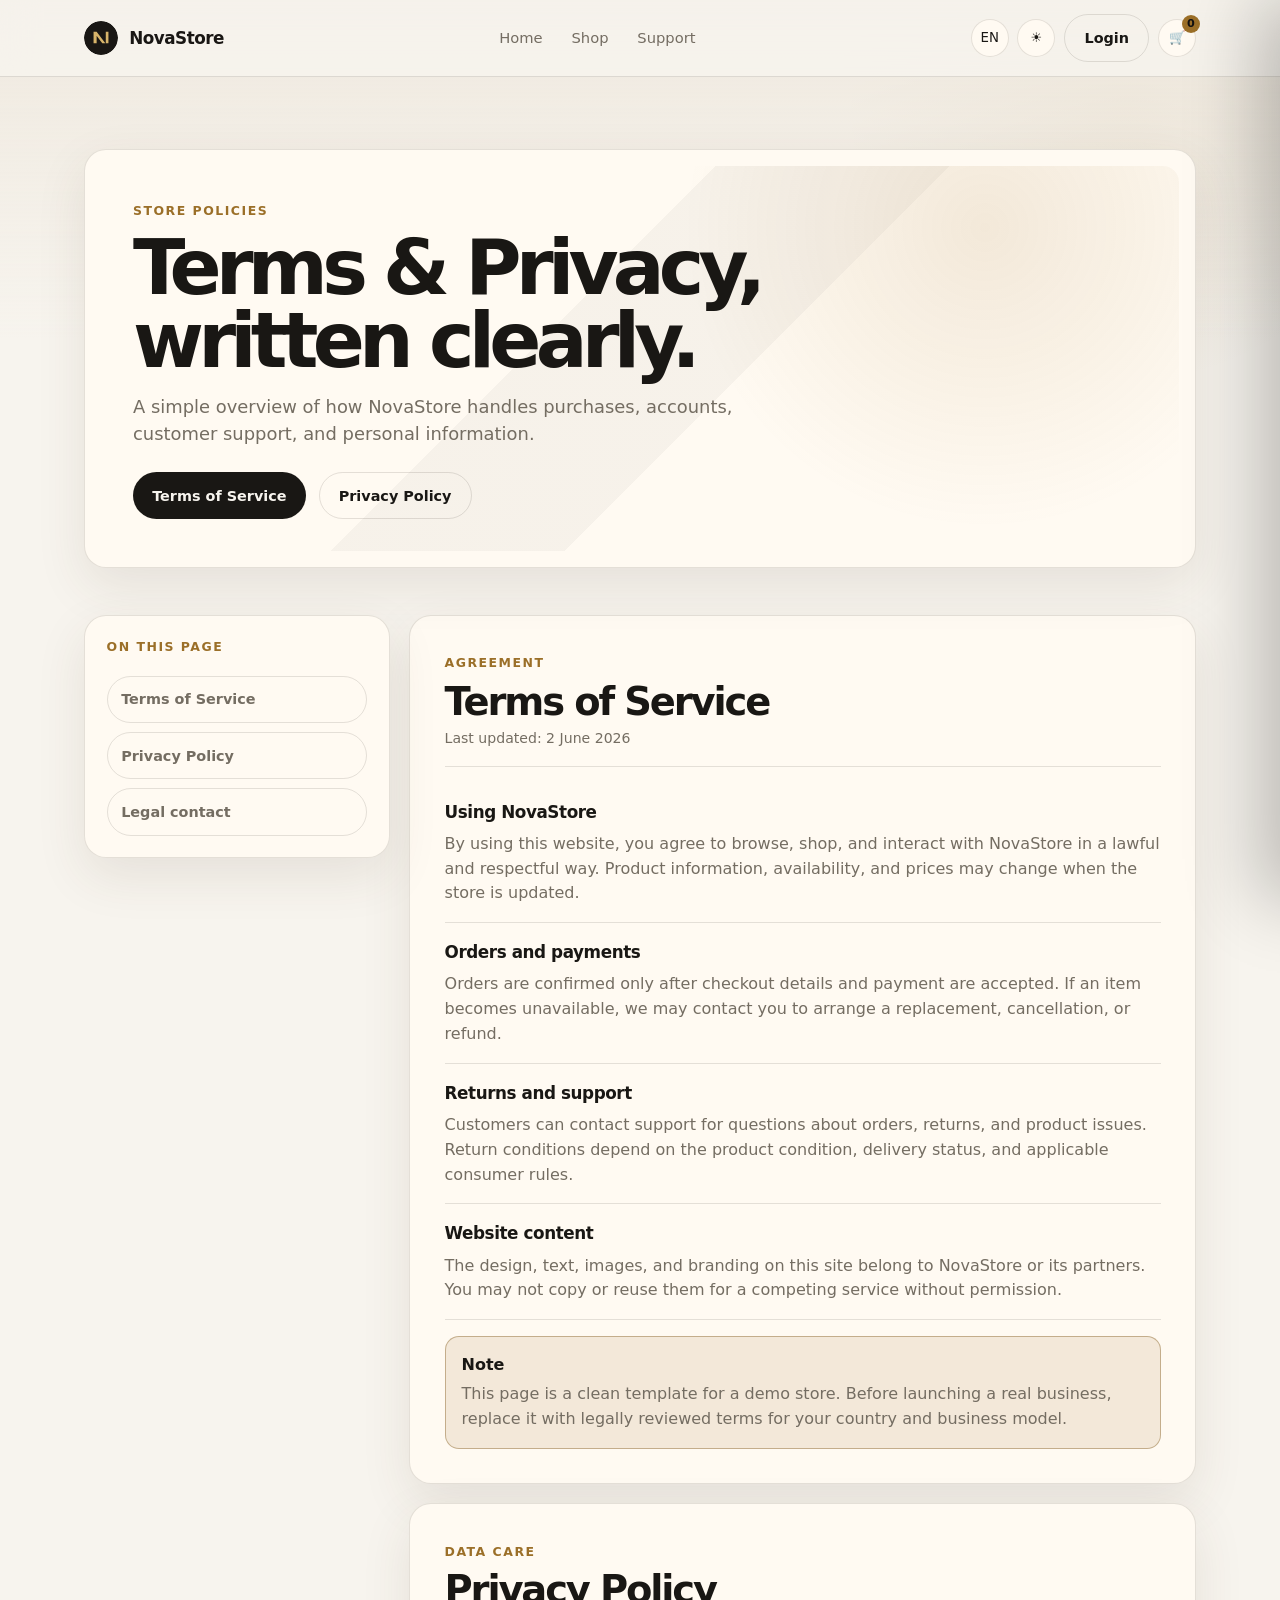
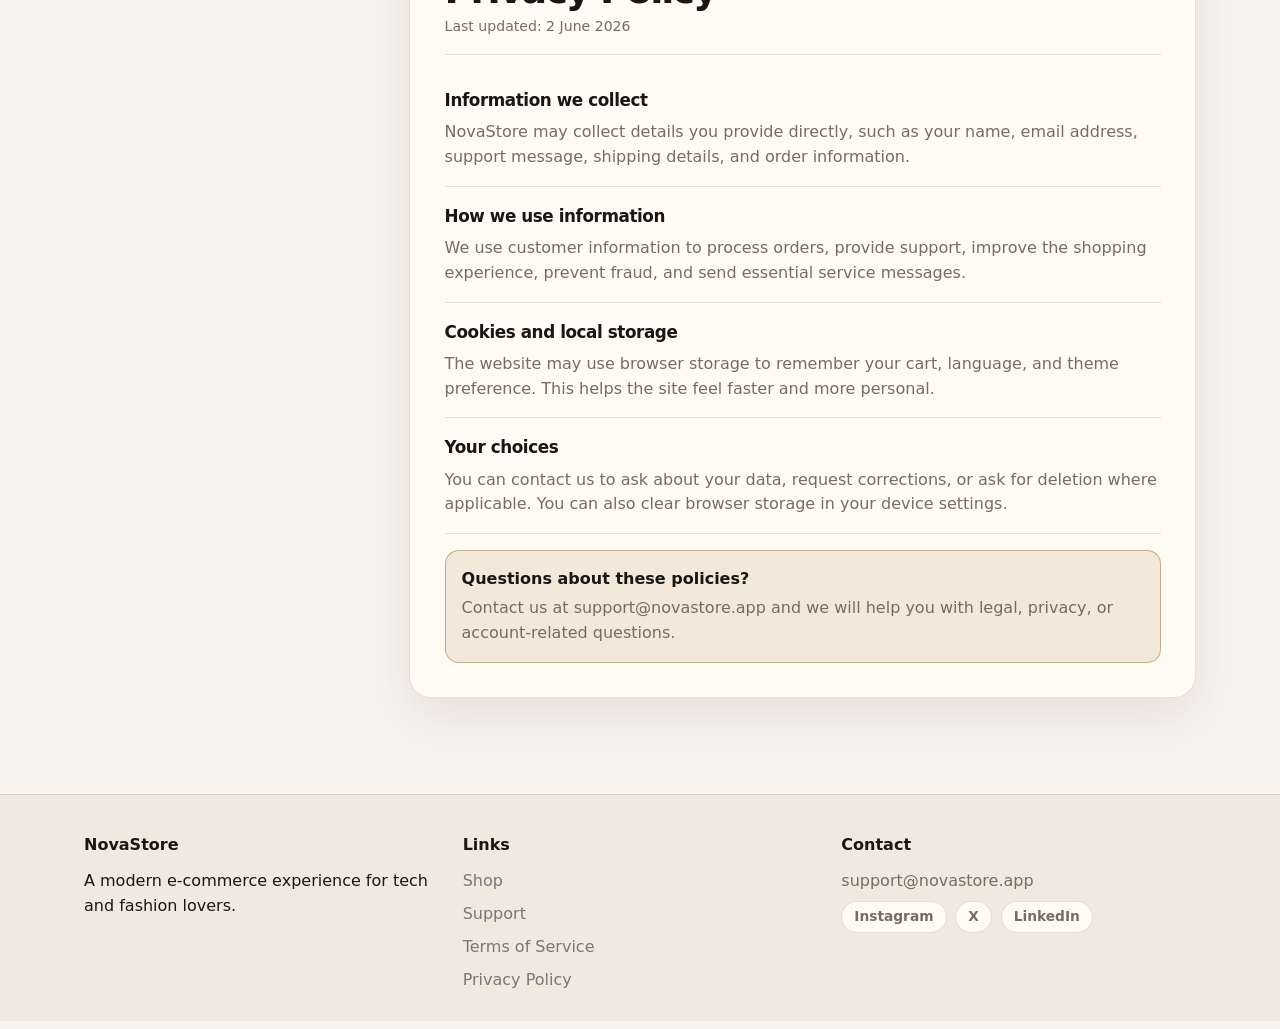
<file: legal.html>
<!DOCTYPE html>
<html lang="en" data-theme="dark">
<head>
    <meta charset="UTF-8" />
    <title>Terms & Privacy – NovaStore</title>
    <meta name="viewport" content="width=device-width, initial-scale=1" />
    <meta name="description" content="NovaStore terms of service and privacy policy." />
    <link rel="icon" type="image/svg+xml" href="assets/logo.svg" />
    <link rel="stylesheet" href="css/base.css" />
    <link rel="stylesheet" href="css/navbar.css" />
    <link rel="stylesheet" href="css/sections.css" />
    <link rel="stylesheet" href="css/pages.css" />
    <link rel="stylesheet" href="css/responsive.css" />
    <script defer src="js/translations.js"></script>
    <script defer src="js/cart.js"></script>
    <script defer src="js/main.js"></script>
</head>
<body>
<div class="page-loader" id="page-loader">
    <div class="loader-glass"></div>
</div>

<header class="header glass-nav fade-down">
    <div class="container header-inner">
        <a href="index.html" class="logo">
            <img src="assets/logo.svg" alt="NovaStore Logo" />
            <span class="logo-text">NovaStore</span>
        </a>

        <nav class="nav" id="nav">
            <a href="index.html" data-i18n="nav.home"></a>
            <a href="shop.html" data-i18n="nav.shop"></a>
            <a href="support.html" data-i18n="nav.support"></a>
        </nav>

        <div class="header-actions">
            <button class="btn-icon" id="lang-toggle" aria-label="Language">
                <span id="lang-label">EN</span>
            </button>
            <button class="btn-icon" id="theme-toggle" aria-label="Theme">
                <span class="theme-icon">🌙</span>
            </button>
            <a href="login.html" class="btn ghost" data-i18n="nav.login"></a>
            <button class="btn-icon cart-btn" id="cart-toggle" aria-label="Cart">
                <span class="cart-icon">🛒</span>
                <span class="cart-count" id="cart-count">0</span>
            </button>
            <button class="burger" id="burger" aria-label="Menu">
                <span></span><span></span><span></span>
            </button>
        </div>
    </div>
</header>

<aside class="cart-sidebar" id="cart-sidebar" aria-label="Shopping cart">
    <div class="cart-header">
        <h2 data-i18n="cart.title"></h2>
        <button class="btn-icon" id="cart-close" aria-label="Close cart">✕</button>
    </div>
    <div class="cart-items" id="cart-items"></div>
    <div class="cart-footer">
        <div class="cart-total">
            <span data-i18n="cart.total"></span>
            <span id="cart-total-amount">€0.00</span>
        </div>
        <button class="btn primary full" data-i18n="cart.checkout"></button>
    </div>
</aside>

<main class="fade-in">
    <section class="legal-hero">
        <div class="container">
            <div class="legal-hero-card glass-card">
                <span class="legal-kicker" data-i18n="legal.kicker"></span>
                <h1 data-i18n="legal.title"></h1>
                <p data-i18n="legal.subtitle"></p>
                <div class="legal-actions">
                    <a href="#terms" class="btn primary ripple" data-i18n="legal.terms_link"></a>
                    <a href="#privacy" class="btn ghost ripple" data-i18n="legal.privacy_link"></a>
                </div>
            </div>
        </div>
    </section>

    <section class="section legal-section-wrap">
        <div class="container legal-layout">
            <aside class="legal-sidebar glass-card">
                <span class="legal-small" data-i18n="legal.on_page"></span>
                <a href="#terms" data-i18n="legal.terms_link"></a>
                <a href="#privacy" data-i18n="legal.privacy_link"></a>
                <a href="#contact-legal" data-i18n="legal.contact_link"></a>
            </aside>

            <div class="legal-content">
                <article class="legal-panel glass-card" id="terms">
                    <div class="legal-panel-header">
                        <span class="legal-kicker" data-i18n="legal.terms_kicker"></span>
                        <h2 data-i18n="legal.terms_title"></h2>
                        <p class="last-updated" data-i18n="legal.updated"></p>
                    </div>

                    <div class="legal-block">
                        <h3 data-i18n="legal.terms_section_1_title"></h3>
                        <p data-i18n="legal.terms_section_1_text"></p>
                    </div>
                    <div class="legal-block">
                        <h3 data-i18n="legal.terms_section_2_title"></h3>
                        <p data-i18n="legal.terms_section_2_text"></p>
                    </div>
                    <div class="legal-block">
                        <h3 data-i18n="legal.terms_section_3_title"></h3>
                        <p data-i18n="legal.terms_section_3_text"></p>
                    </div>
                    <div class="legal-block">
                        <h3 data-i18n="legal.terms_section_4_title"></h3>
                        <p data-i18n="legal.terms_section_4_text"></p>
                    </div>
                    <div class="legal-note">
                        <strong data-i18n="legal.note_title"></strong>
                        <span data-i18n="legal.terms_note"></span>
                    </div>
                </article>

                <article class="legal-panel glass-card" id="privacy">
                    <div class="legal-panel-header">
                        <span class="legal-kicker" data-i18n="legal.privacy_kicker"></span>
                        <h2 data-i18n="legal.privacy_title"></h2>
                        <p class="last-updated" data-i18n="legal.updated"></p>
                    </div>

                    <div class="legal-block">
                        <h3 data-i18n="legal.privacy_section_1_title"></h3>
                        <p data-i18n="legal.privacy_section_1_text"></p>
                    </div>
                    <div class="legal-block">
                        <h3 data-i18n="legal.privacy_section_2_title"></h3>
                        <p data-i18n="legal.privacy_section_2_text"></p>
                    </div>
                    <div class="legal-block">
                        <h3 data-i18n="legal.privacy_section_3_title"></h3>
                        <p data-i18n="legal.privacy_section_3_text"></p>
                    </div>
                    <div class="legal-block">
                        <h3 data-i18n="legal.privacy_section_4_title"></h3>
                        <p data-i18n="legal.privacy_section_4_text"></p>
                    </div>
                    <div class="legal-note" id="contact-legal">
                        <strong data-i18n="legal.contact_title"></strong>
                        <span data-i18n="legal.contact_text"></span>
                    </div>
                </article>
            </div>
        </div>
    </section>
</main>

<footer class="footer fade-in">
    <div class="container footer-inner">
        <div class="footer-col">
            <h4>NovaStore</h4>
            <p data-i18n="footer.tagline"></p>
        </div>

        <div class="footer-col">
            <h4 data-i18n="footer.links"></h4>
            <div class="footer-links">
                <a href="shop.html" data-i18n="footer.shop"></a>
                <a href="support.html" data-i18n="footer.support"></a>
                <a href="legal.html#terms" data-i18n="footer.terms"></a>
                <a href="legal.html#privacy" data-i18n="footer.privacy"></a>
            </div>
        </div>

        <div class="footer-col">
            <h4 data-i18n="footer.contact"></h4>

            <a class="footer-email" href="mailto:support@novastore.app">
                support@novastore.app
            </a>

            <div class="socials" aria-label="Social links">
                <a href="https://instagram.com" target="_blank" rel="noopener" aria-label="Instagram">Instagram</a>
                <a href="https://x.com" target="_blank" rel="noopener" aria-label="X">X</a>
                <a href="https://linkedin.com" target="_blank" rel="noopener" aria-label="LinkedIn">LinkedIn</a>
            </div>
        </div>
    </div>
</footer>
</body>
</html>
</file>
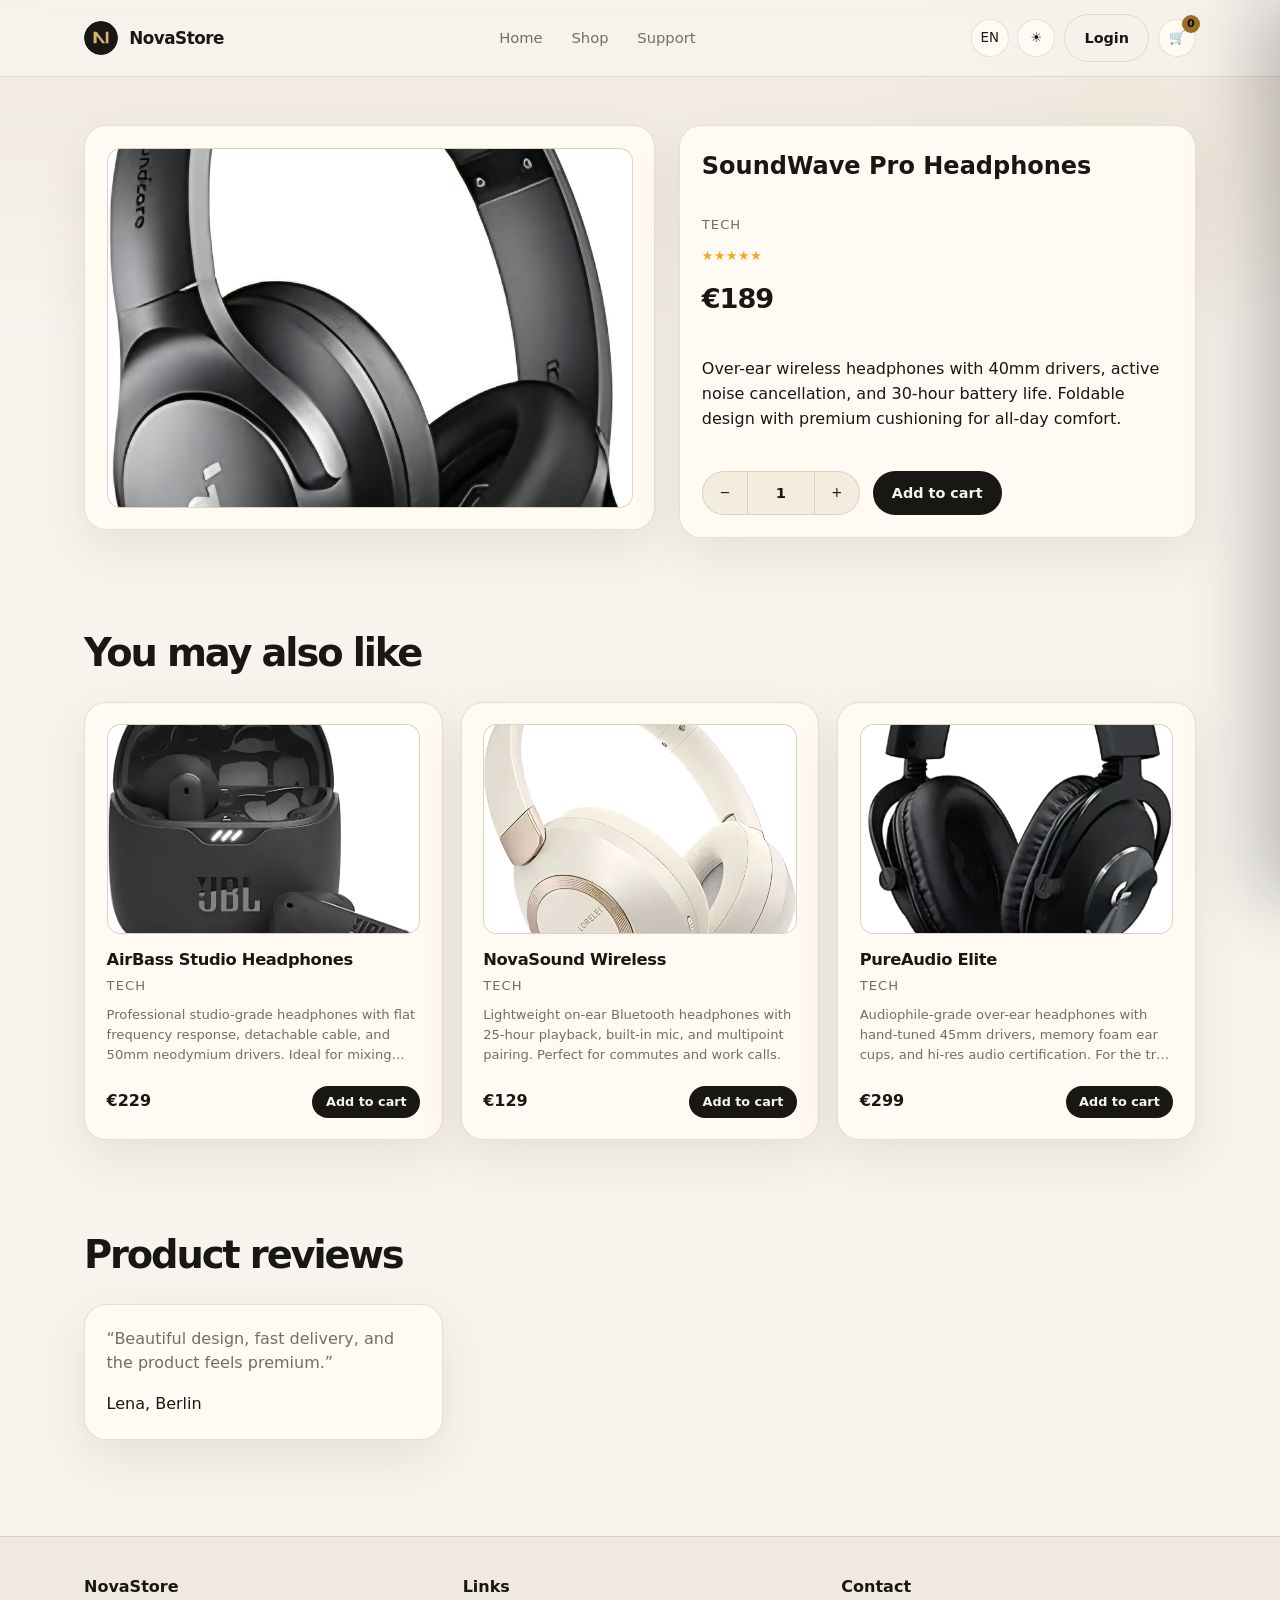
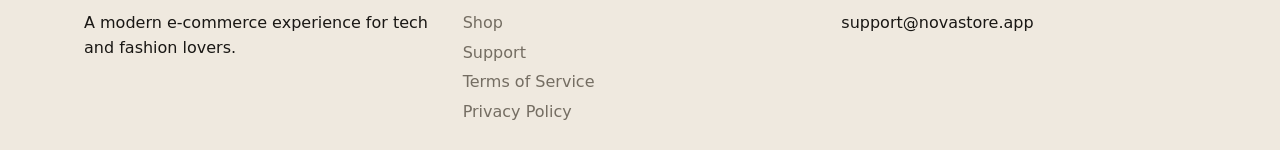
<file: product.html>
<!DOCTYPE html>
<html lang="en" data-theme="dark">
<head>
    <meta charset="UTF-8" />
    <title>Product – NovaStore</title>
    <meta name="viewport" content="width=device-width, initial-scale=1" />
    <link rel="icon" type="image/svg+xml" href="assets/logo.svg" />
    <link rel="stylesheet" href="css/base.css" />
    <link rel="stylesheet" href="css/navbar.css" />
    <link rel="stylesheet" href="css/sections.css" />
    <link rel="stylesheet" href="css/pages.css" />
    <link rel="stylesheet" href="css/responsive.css" />
    <script defer src="js/translations.js"></script>
    <script defer src="js/cart.js"></script>
    <script defer src="js/main.js"></script>
</head>
<body>
<header class="header glass-nav fade-down">
    <div class="container header-inner">
        <a href="index.html" class="logo">
            <img src="assets/logo.svg" alt="NovaStore Logo" />
            <span class="logo-text">NovaStore</span>
        </a>
        <nav class="nav" id="nav">
            <a href="index.html" data-i18n="nav.home"></a>
            <a href="shop.html" data-i18n="nav.shop"></a>
            <a href="support.html" data-i18n="nav.support"></a>
        </nav>
        <div class="header-actions">
            <button class="btn-icon" id="lang-toggle"><span id="lang-label">EN</span></button>
            <button class="btn-icon" id="theme-toggle"><span class="theme-icon">🌙</span></button>
            <a href="login.html" class="btn ghost" data-i18n="nav.login"></a>
            <button class="btn-icon cart-btn" id="cart-toggle">
                <span class="cart-icon">🛒</span>
                <span class="cart-count" id="cart-count">0</span>
            </button>
            <button class="burger" id="burger"><span></span><span></span><span></span></button>
        </div>
    </div>
</header>

<aside class="cart-sidebar" id="cart-sidebar">
    <div class="cart-header">
        <h2 data-i18n="cart.title"></h2>
        <button class="btn-icon" id="cart-close">✕</button>
    </div>
    <div class="cart-items" id="cart-items"></div>
    <div class="cart-footer">
        <div class="cart-total">
            <span data-i18n="cart.total"></span>
            <span id="cart-total-amount">€0.00</span>
        </div>
        <button class="btn primary full" data-i18n="cart.checkout"></button>
    </div>
</aside>

<main class="fade-in">
    <section class="section">
        <div class="container product-layout">
            <div class="product-gallery glass-card">
                <div class="product-main-image">
                    <img id="product-main-img" src="" alt="" />
                </div>
            </div>
            <div class="product-info glass-card">
                <h1 id="product-title"></h1>
                <p class="product-category" id="product-category"></p>
                <p class="product-stars" id="product-stars"></p>
                <p class="product-price-large" id="product-price"></p>
                <p class="product-description" id="product-description"></p>
                <div class="product-actions">
                    <div class="qty-control">
                        <button class="btn-icon qty-minus">−</button>
                        <input type="number" id="product-qty" value="1" min="1" />
                        <button class="btn-icon qty-plus">+</button>
                    </div>
                    <button class="btn primary ripple" id="product-add-to-cart" data-product-id="1" data-i18n="product.add_to_cart"></button>
                </div>
            </div>
        </div>
    </section>

    <section class="section fade-in">
        <div class="container">
            <div class="section-header">
                <h2 data-i18n="product.related_title"></h2>
            </div>
            <div class="product-grid" id="related-products"></div>
        </div>
    </section>

    <section class="section fade-in">
        <div class="container">
            <div class="section-header">
                <h2 data-i18n="product.reviews_title"></h2>
            </div>
            <div class="reviews-grid">
                <article class="review-card glass-card hover-lift">
                    <p class="review-text" data-i18n="reviews.r1_text"></p>
                    <span class="review-author" data-i18n="reviews.r1_author"></span>
                </article>
            </div>
        </div>
    </section>
</main>

<footer class="footer fade-in">
    <div class="container footer-inner">
        <div class="footer-col">
            <h4>NovaStore</h4>
            <p data-i18n="footer.tagline"></p>
        </div>
        <div class="footer-col">
            <h4 data-i18n="footer.links"></h4>
            <a href="shop.html" data-i18n="footer.shop"></a>
            <a href="support.html" data-i18n="footer.support"></a>
            <a href="legal.html#terms" data-i18n="footer.terms"></a>
            <a href="legal.html#privacy" data-i18n="footer.privacy"></a>
        </div>
        <div class="footer-col">
            <h4 data-i18n="footer.contact"></h4>
            <p>support@novastore.app</p>
        </div>
    </div>
</footer>
</body>
</html>
</file>
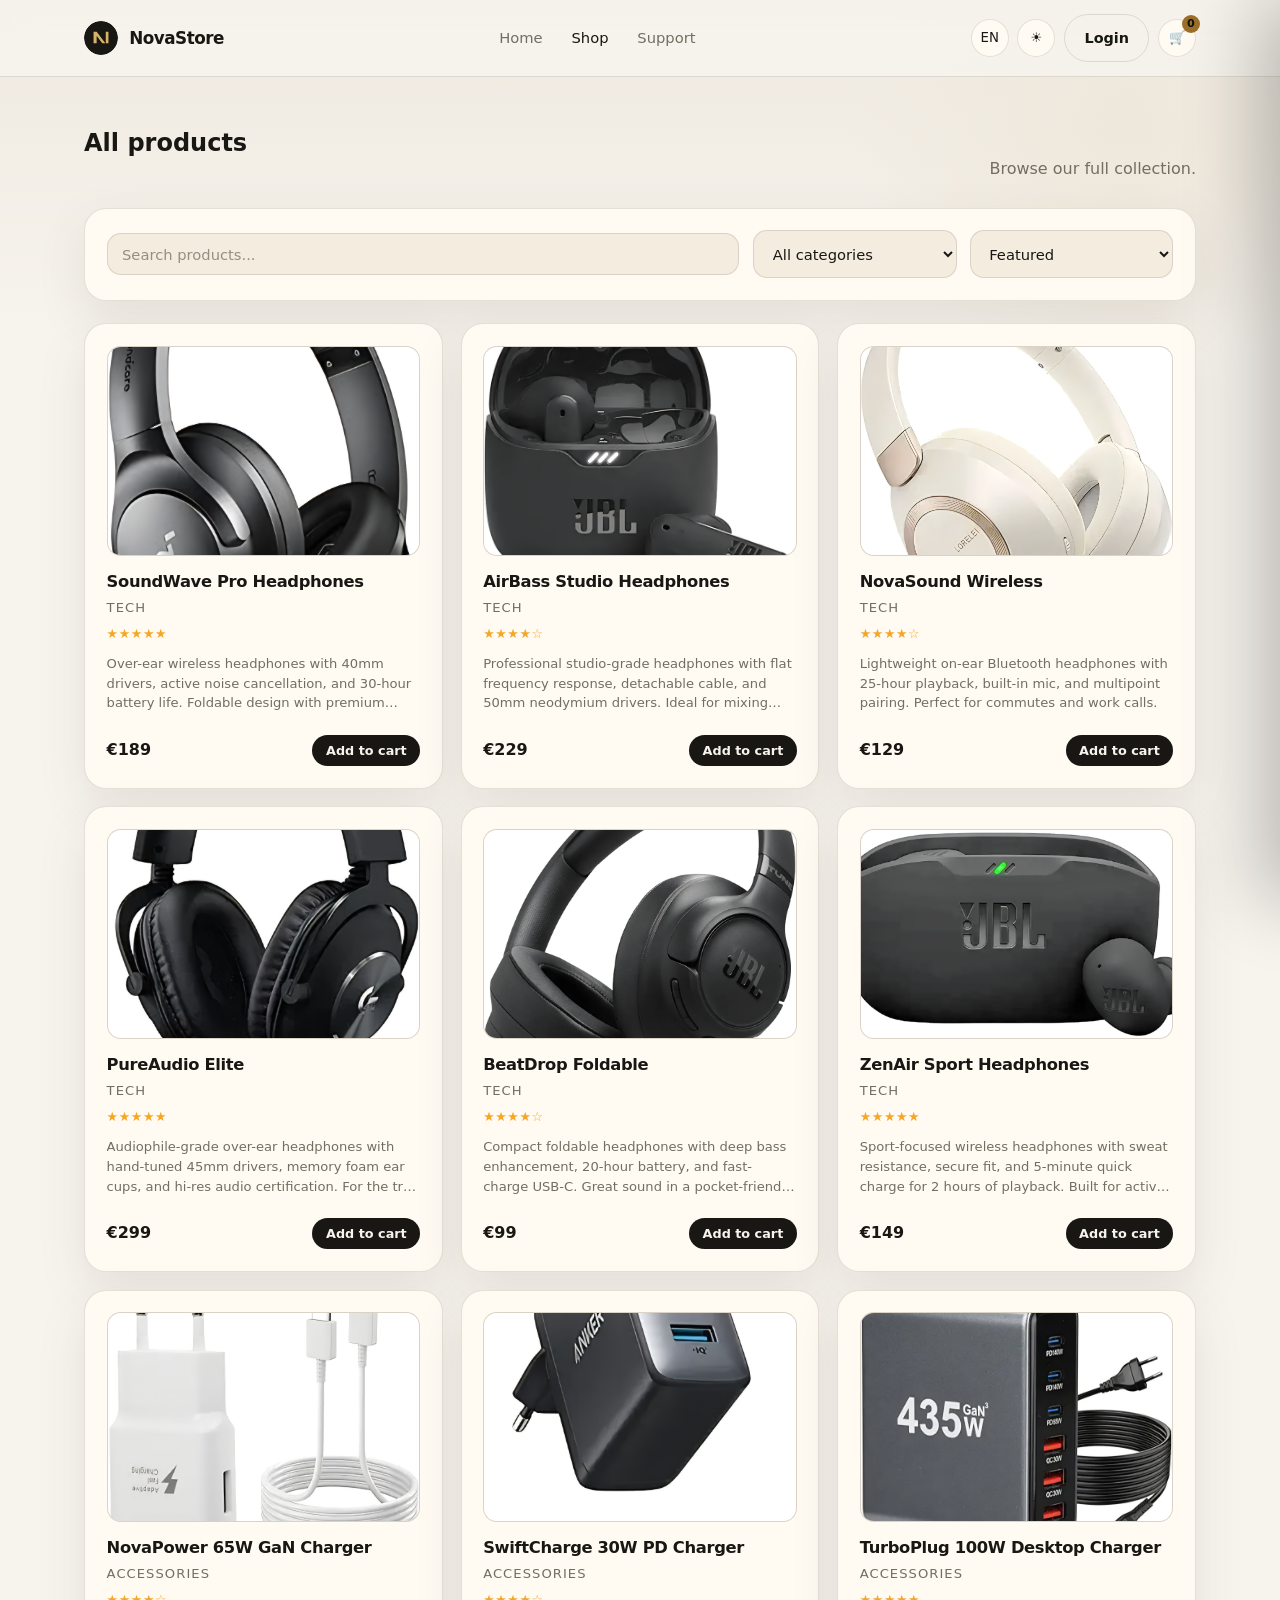
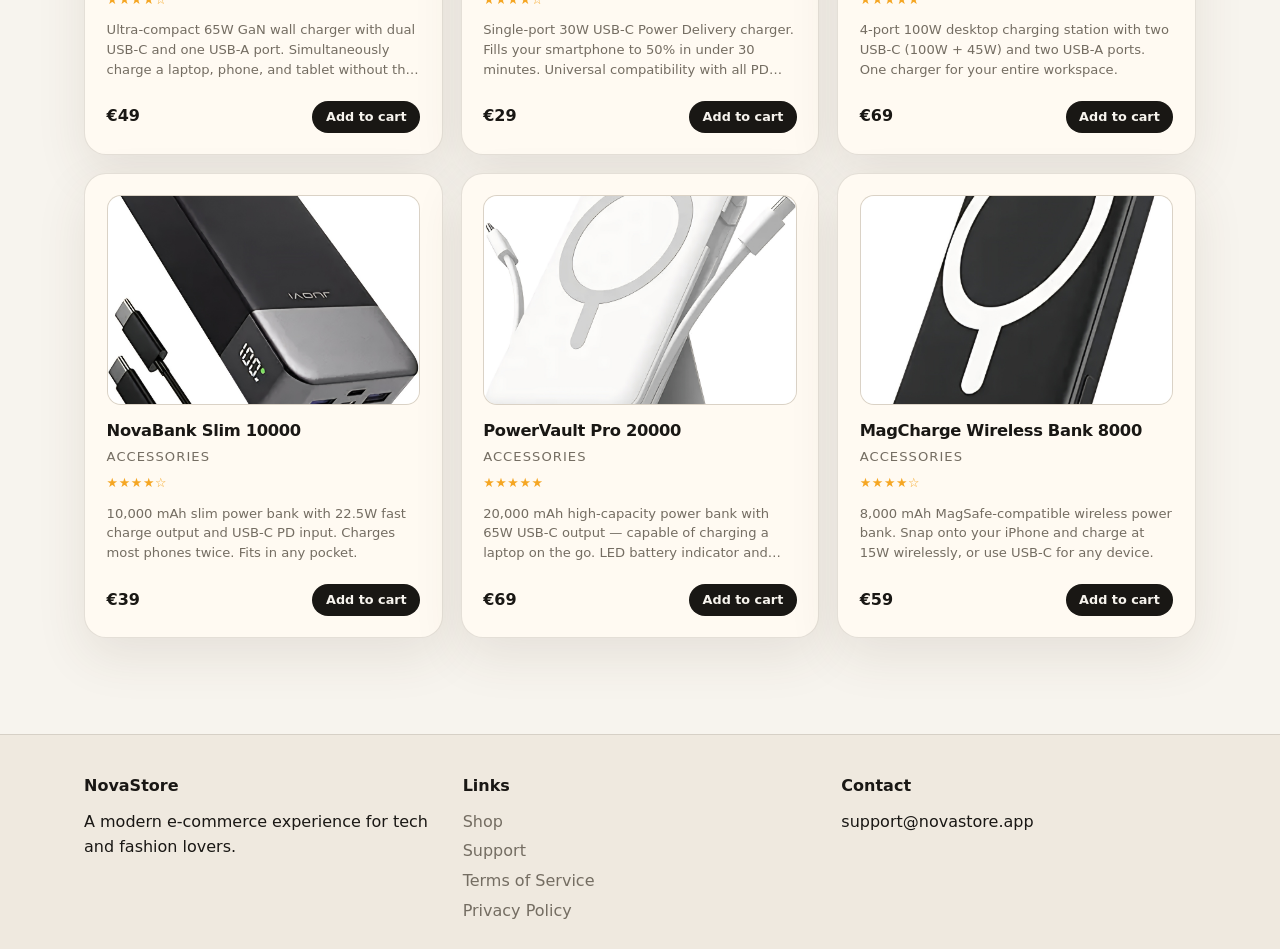
<file: shop.html>
<!DOCTYPE html>
<html lang="en" data-theme="dark">
<head>
    <meta charset="UTF-8" />
    <title>Shop – NovaStore</title>
    <meta name="viewport" content="width=device-width, initial-scale=1" />
    <link rel="icon" type="image/svg+xml" href="assets/logo.svg" />
    <link rel="stylesheet" href="css/base.css" />
    <link rel="stylesheet" href="css/navbar.css" />
    <link rel="stylesheet" href="css/sections.css" />
    <link rel="stylesheet" href="css/pages.css" />
    <link rel="stylesheet" href="css/responsive.css" />
    <script defer src="js/translations.js"></script>
    <script defer src="js/cart.js"></script>
    <script defer src="js/main.js"></script>
</head>
<body>
<header class="header glass-nav fade-down">
    <div class="container header-inner">
        <a href="index.html" class="logo">
            <img src="assets/logo.svg" alt="NovaStore Logo" />
            <span class="logo-text">NovaStore</span>
        </a>
        <nav class="nav" id="nav">
            <a href="index.html" data-i18n="nav.home"></a>
            <a href="shop.html" class="active" data-i18n="nav.shop"></a>
            <a href="support.html" data-i18n="nav.support"></a>
        </nav>
        <div class="header-actions">
            <button class="btn-icon" id="lang-toggle"><span id="lang-label">EN</span></button>
            <button class="btn-icon" id="theme-toggle"><span class="theme-icon">🌙</span></button>
            <a href="login.html" class="btn ghost" data-i18n="nav.login"></a>
            <button class="btn-icon cart-btn" id="cart-toggle">
                <span class="cart-icon">🛒</span>
                <span class="cart-count" id="cart-count">0</span>
            </button>
            <button class="burger" id="burger"><span></span><span></span><span></span></button>
        </div>
    </div>
</header>

<aside class="cart-sidebar" id="cart-sidebar">
    <div class="cart-header">
        <h2 data-i18n="cart.title"></h2>
        <button class="btn-icon" id="cart-close">✕</button>
    </div>
    <div class="cart-items" id="cart-items"></div>
    <div class="cart-footer">
        <div class="cart-total">
            <span data-i18n="cart.total"></span>
            <span id="cart-total-amount">€0.00</span>
        </div>
        <button class="btn primary full" data-i18n="cart.checkout"></button>
    </div>
</aside>

<main class="fade-in">
    <section class="section">
        <div class="container">
            <div class="section-header">
                <h1 data-i18n="shop.title"></h1>
                <p data-i18n="shop.subtitle"></p>
            </div>

            <div class="shop-controls glass-card">
                <div class="shop-search">
                    <input type="search" id="product-search" placeholder="Search products..." data-i18n-placeholder="shop.search_placeholder" />
                </div>
                <div class="shop-filters">
                    <select id="category-filter">
                        <option value="all" data-i18n="shop.filter_all"></option>
                        <option value="tech" data-i18n="categories.tech"></option>
                        <option value="fashion" data-i18n="categories.fashion"></option>
                        <option value="accessories" data-i18n="categories.accessories"></option>
                    </select>
                    <select id="sort-by">
                        <option value="featured" data-i18n="shop.sort_featured"></option>
                        <option value="price_asc" data-i18n="shop.sort_price_asc"></option>
                        <option value="price_desc" data-i18n="shop.sort_price_desc"></option>
                    </select>
                </div>
            </div>

            <div class="product-grid" id="shop-products"></div>
        </div>
    </section>
</main>

<footer class="footer fade-in">
    <div class="container footer-inner">
        <div class="footer-col">
            <h4>NovaStore</h4>
            <p data-i18n="footer.tagline"></p>
        </div>
        <div class="footer-col">
            <h4 data-i18n="footer.links"></h4>
            <a href="shop.html" data-i18n="footer.shop"></a>
            <a href="support.html" data-i18n="footer.support"></a>
            <a href="legal.html#terms" data-i18n="footer.terms"></a>
            <a href="legal.html#privacy" data-i18n="footer.privacy"></a>
        </div>
        <div class="footer-col">
            <h4 data-i18n="footer.contact"></h4>
            <p>support@novastore.app</p>
        </div>
    </div>
</footer>
</body>
</html>
</file>
<file: css/base.css>
/* Base: theme variables, reset, global layout and loader */

:root {
    --bg: #0f1115;
    --bg-soft: #151820;
    --surface: #181c24;
    --surface-2: #202631;
    --surface-muted: rgba(255, 255, 255, 0.04);
    --border: rgba(255, 255, 255, 0.10);
    --text: #f5f2ea;
    --text-muted: #a8a398;
    --accent: #d7b46a;
    --accent-hover: #efc979;
    --accent-soft: rgba(215, 180, 106, 0.14);
    --danger: #e05f63;
    --success: #4fbf88;
    --radius-lg: 22px;
    --radius-md: 14px;
    --radius-sm: 9px;
    --shadow-soft: 0 18px 55px rgba(0, 0, 0, 0.22);
    --shadow-hover: 0 24px 70px rgba(0, 0, 0, 0.28);
    --transition-fast: 0.18s ease;
    --transition-med: 0.28s ease;
    --nav-height: 76px;
    --font-main: Inter, ui-sans-serif, system-ui, -apple-system, BlinkMacSystemFont, "Segoe UI", sans-serif;
}

[data-theme="light"] {
    --bg: #f7f4ee;
    --bg-soft: #efe9df;
    --surface: #fffaf2;
    --surface-2: #f3ecdf;
    --surface-muted: rgba(17, 19, 24, 0.035);
    --border: rgba(33, 29, 22, 0.12);
    --text: #191714;
    --text-muted: #746d62;
    --accent: #9b6f28;
    --accent-hover: #7d571f;
    --accent-soft: rgba(155, 111, 40, 0.12);
    --shadow-soft: 0 18px 50px rgba(80, 63, 39, 0.10);
    --shadow-hover: 0 24px 70px rgba(80, 63, 39, 0.16);
}

*, *::before, *::after { box-sizing: border-box; }

html, body {
    margin: 0;
    padding: 0;
    font-family: var(--font-main);
    background: var(--bg);
    color: var(--text);
    scroll-behavior: smooth;
}

body {
    min-height: 100vh;
    line-height: 1.55;
    background-image:
        linear-gradient(180deg, var(--bg-soft) 0, transparent 340px),
        radial-gradient(circle at 88% 4%, var(--accent-soft), transparent 280px);
}

img { max-width: 100%; display: block; }
a { color: inherit; text-decoration: none; }
p, h1, h2, h3, h4 { margin-top: 0; }

.container {
    width: 100%;
    max-width: 1160px;
    margin: 0 auto;
    padding: 0 1.5rem;
}

/* Loader */
.page-loader {
    position: fixed;
    inset: 0;
    background: var(--bg);
    display: flex;
    align-items: center;
    justify-content: center;
    z-index: 999;
    transition: opacity 0.35s ease, visibility 0.35s ease;
}

.page-loader.hidden { opacity: 0; visibility: hidden; }

.loader-glass {
    width: 42px;
    height: 42px;
    border-radius: 50%;
    border: 2px solid var(--border);
    border-top-color: var(--accent);
    animation: spin 0.8s linear infinite;
}


@keyframes spin { to { transform: rotate(360deg); } }
@keyframes fadeIn { from { opacity: 0; transform: translateY(8px); } to { opacity: 1; transform: translateY(0); } }
</file>
<file: css/navbar.css>
/* Navbar: header, logo, menu, actions and shared button controls */

/* Header */
.header {
    position: sticky;
    top: 0;
    z-index: 50;
    background: color-mix(in srgb, var(--bg) 82%, transparent);
    backdrop-filter: blur(18px);
    border-bottom: 1px solid var(--border);
}

.glass-nav { background: color-mix(in srgb, var(--bg) 82%, transparent); }

.header-inner {
    display: flex;
    align-items: center;
    justify-content: space-between;
    min-height: var(--nav-height);
    gap: 1rem;
}

.logo {
    display: flex;
    align-items: center;
    gap: 0.7rem;
    font-weight: 700;
    letter-spacing: -0.03em;
}

.logo img {
    width: 34px;
    height: 34px;
    border-radius: 50%;
}

.logo-text { font-size: 1.05rem; }

.nav {
    display: flex;
    align-items: center;
    gap: 1.8rem;
}

.nav a {
    font-size: 0.92rem;
    color: var(--text-muted);
    transition: color var(--transition-fast);
}

.nav a:hover,
.nav a.active { color: var(--text); }

.header-actions {
    display: flex;
    align-items: center;
    gap: 0.55rem;
}

.btn, .btn-icon {
    border: 0;
    cursor: pointer;
    font-family: inherit;
}

.btn {
    border-radius: 999px;
    padding: 0.72rem 1.2rem;
    font-size: 0.9rem;
    font-weight: 650;
    display: inline-flex;
    align-items: center;
    justify-content: center;
    gap: 0.45rem;
    transition: transform var(--transition-fast), background var(--transition-fast), color var(--transition-fast), border-color var(--transition-fast);
}

.btn.primary {
    background: var(--text);
    color: var(--bg);
}

.btn.primary:hover { background: var(--accent); color: #111; }

.btn.ghost {
    background: transparent;
    border: 1px solid var(--border);
    color: var(--text);
}

.btn.ghost:hover { background: var(--surface-muted); }

.btn.small {
    padding: 0.52rem 0.85rem;
    font-size: 0.8rem;
}

.btn.full { width: 100%; }
.btn:hover { transform: translateY(-1px); }

.btn-icon {
    width: 38px;
    height: 38px;
    border-radius: 999px;
    background: var(--surface);
    border: 1px solid var(--border);
    color: var(--text);
    display: inline-flex;
    align-items: center;
    justify-content: center;
    transition: background var(--transition-fast), transform var(--transition-fast), border-color var(--transition-fast);
}

.btn-icon:hover {
    background: var(--surface-2);
    border-color: color-mix(in srgb, var(--accent) 40%, var(--border));
    transform: translateY(-1px);
}

.cart-btn { position: relative; }

.cart-count {
    position: absolute;
    top: -5px;
    right: -5px;
    min-width: 18px;
    height: 18px;
    border-radius: 999px;
    background: var(--accent);
    color: #111;
    font-size: 0.7rem;
    font-weight: 700;
    display: flex;
    align-items: center;
    justify-content: center;
}

.burger {
    display: none;
    flex-direction: column;
    gap: 4px;
    background: none;
    border: none;
    padding: 0;
}

.burger span {
    width: 18px;
    height: 2px;
    border-radius: 999px;
    background: var(--text);
}

/* ── Logged-in user badge (shown alongside the Login button) ──────────── */
.nav-user-badge {
    display: inline-flex;
    align-items: center;
    gap: 0.4rem;
    padding: 0.38rem 0.75rem;
    border-radius: 999px;
    border: 1px solid color-mix(in srgb, var(--accent) 40%, var(--border));
    background: color-mix(in srgb, var(--accent) 8%, var(--surface));
    font-size: 0.8rem;
    font-weight: 600;
    color: var(--text);
    max-width: 200px;
    cursor: default;
    transition: border-color var(--transition-fast), background var(--transition-fast);
}

.nav-user-badge:hover {
    border-color: color-mix(in srgb, var(--accent) 65%, var(--border));
    background: color-mix(in srgb, var(--accent) 14%, var(--surface));
}

/* Green presence dot */
.nav-user-dot {
    flex-shrink: 0;
    width: 7px;
    height: 7px;
    border-radius: 50%;
    background: #22c55e;
    box-shadow: 0 0 0 2px color-mix(in srgb, #22c55e 25%, transparent);
}

/* Truncate long email addresses gracefully */
.nav-user-email-text {
    overflow: hidden;
    text-overflow: ellipsis;
    white-space: nowrap;
    max-width: 160px;
}
</file>
<file: css/sections.css>
/* Sections: hero, cards, product previews, newsletter, footer and micro-interactions */

/* Hero */
.hero { padding: 5rem 0 3rem; }

.hero-inner {
    display: grid;
    gap: 2rem;
}

.hero-content h1 {
    margin-bottom: 1rem;
    max-width: 720px;
    font-size: clamp(2.6rem, 7vw, 5.8rem);
    line-height: 0.95;
    letter-spacing: -0.085em;
}

.hero-subtitle {
    color: var(--text-muted);
    max-width: 540px;
    font-size: clamp(1rem, 1.6vw, 1.2rem);
}

.hero-actions {
    margin-top: 1.8rem;
    display: flex;
    flex-wrap: wrap;
    gap: 0.8rem;
}

.hero-badges {
    margin-top: 1.4rem;
    display: flex;
    flex-wrap: wrap;
    gap: 0.55rem;
    color: var(--text-muted);
    font-size: 0.82rem;
}

.hero-badges span {
    padding: 0.35rem 0.75rem;
    border-radius: 999px;
    background: var(--surface-muted);
    border: 1px solid var(--border);
}

.hero-visual {
    min-height: 420px;
    position: relative;
    overflow: hidden;
    display: flex;
    align-items: flex-end;
    padding: 0;
}

.hero-bg-img {
    position: absolute;
    inset: 0;
    width: 100%;
    height: 100%;
    object-fit: cover;
    object-position: center;
    display: block;
}

.hero-product-card {
    position: relative;
    z-index: 1;
    width: 100%;
    margin: 0;
    padding: 1.2rem 1.4rem;
    border-radius: 0 0 var(--radius-lg) var(--radius-lg);
    background: color-mix(in srgb, var(--surface) 88%, transparent);
    backdrop-filter: blur(12px);
    -webkit-backdrop-filter: blur(12px);
    border-top: 1px solid var(--border);
}

.hero-product-card h3 { margin-bottom: 0.2rem; font-size: 1.1rem; }
.hero-product-card p { color: var(--text-muted); margin-bottom: 0.75rem; font-size: 0.88rem; }

.hero-card-footer {
    display: flex;
    align-items: center;
    justify-content: space-between;
}

.price-tag { font-weight: 800; letter-spacing: -0.03em; font-size: 1.15rem; }

/* Sections */
.section { padding: 3rem 0; }

.section-header {
    margin-bottom: 1.6rem;
    display: flex;
    align-items: end;
    justify-content: space-between;
    gap: 1rem;
}

.section-header h2 {
    margin-bottom: 0.25rem;
    font-size: clamp(1.7rem, 3vw, 2.4rem);
    line-height: 1;
    letter-spacing: -0.055em;
}

.section-header p { color: var(--text-muted); margin-bottom: 0; max-width: 520px; }

/* Cards / grids */
.glass-card,
.category-card,
.benefit-card,
.review-card,
.dashboard-card {
    background: var(--surface);
    border-radius: var(--radius-lg);
    border: 1px solid var(--border);
    box-shadow: var(--shadow-soft);
    padding: 1.35rem;
}

.product-grid,
.category-grid,
.benefits-grid,
.reviews-grid,
.dashboard-grid {
    display: grid;
    gap: 1.1rem;
}

.product-card {
    display: flex;
    flex-direction: column;
    gap: 1rem;
    cursor: pointer;
}

.product-image,
.product-main-image {
    border-radius: var(--radius-md);
    overflow: hidden;
    background: var(--surface-2);
}

.product-main-image {
    height: 420px;
    border: 1px solid var(--border);
}

.product-main-image img {
    width: 100%;
    height: 100%;
    object-fit: cover;
    display: block;
}

.product-image {
    height: 210px;
    border: 1px solid var(--border);
    display: flex;
    align-items: center;
    justify-content: center;
    overflow: hidden;
}

.product-image img {
    width: 100%;
    height: 100%;
    object-fit: cover;
}

.product-desc {
    font-size: 0.82rem;
    color: var(--text-muted);
    line-height: 1.5;
    margin: 0.2rem 0 0.4rem;
    display: -webkit-box;
    -webkit-line-clamp: 3;
    -webkit-box-orient: vertical;
    overflow: hidden;
}

.product-body {
    display: flex;
    flex-direction: column;
    gap: 0.35rem;
}

.product-title {
    margin-bottom: 0;
    font-size: 1.02rem;
    line-height: 1.25;
    letter-spacing: -0.02em;
}

.product-category {
    margin-bottom: 0;
    font-size: 0.82rem;
    color: var(--text-muted);
    text-transform: uppercase;
    letter-spacing: 0.08em;
}

.product-meta {
    display: flex;
    align-items: center;
    justify-content: space-between;
    gap: 0.75rem;
    margin-top: 0.6rem;
}

.product-price { font-weight: 800; }

/* Featured products are showcase-only on the homepage.
   No cart action is shown here to avoid suggesting instant purchasing. */
#featured .product-card {
    cursor: default;
}

#featured .product-meta {
    justify-content: flex-start;
}

/* Category cards */
.category-card {
    text-decoration: none;
    color: var(--text);
    display: flex;
    flex-direction: column;
    gap: 0.6rem;
    padding: 0;
    overflow: hidden;
}

.category-img-wrap {
    height: 180px;
    overflow: hidden;
    border-radius: var(--radius-md) var(--radius-md) 0 0;
}

.category-img-wrap img {
    width: 100%;
    height: 100%;
    object-fit: cover;
    transition: transform 0.4s ease;
}

.category-card:hover .category-img-wrap img {
    transform: scale(1.06);
}

.category-card h3,
.category-card p {
    padding: 0 1.35rem;
}

.category-card p { padding-bottom: 1.35rem; }

.category-card h3,
.benefit-card h3,
.review-card h3,
.dashboard-card h3 { letter-spacing: -0.03em; }

.category-card p,
.benefit-card p,
.review-card p,
.dashboard-card p { color: var(--text-muted); }

/* Star ratings */
.product-stars {
    font-size: 0.8rem;
    color: #f5a623;
    letter-spacing: 0.05em;
    margin-bottom: 0.1rem;
}

/* Toast notification */
.toast {
    position: fixed;
    bottom: 1.8rem;
    left: 50%;
    transform: translateX(-50%) translateY(120%);
    background: var(--surface);
    border: 1px solid var(--border);
    box-shadow: var(--shadow-hover);
    color: var(--text);
    padding: 0.7rem 1.4rem;
    border-radius: 999px;
    font-size: 0.9rem;
    font-weight: 500;
    z-index: 9999;
    transition: transform 0.3s cubic-bezier(0.34, 1.56, 0.64, 1), opacity 0.3s ease;
    opacity: 0;
    white-space: nowrap;
}

.toast.show {
    transform: translateX(-50%) translateY(0);
    opacity: 1;
}

/* Empty states */
.empty-state {
    grid-column: 1 / -1;
    text-align: center;
    padding: 3rem 1rem;
    color: var(--text-muted);
}

.empty-state p { font-size: 1rem; margin-bottom: 1rem; }

/* Checkout confirmation */
.checkout-success {
    text-align: center;
    padding: 2rem 1rem;
}

.checkout-success h3 { margin-bottom: 0.5rem; }
.checkout-success p { color: var(--text-muted); font-size: 0.9rem; }

/* Newsletter */
.newsletter {
    display: flex;
    flex-direction: column;
    gap: 1rem;
}

.newsletter-content p { color: var(--text-muted); margin-bottom: 0; }
.newsletter-form { display: flex; flex-direction: column; gap: 0.8rem; }

.newsletter-form input,
input,
textarea,
select {
    width: 100%;
    border-radius: var(--radius-md);
    border: 1px solid var(--border);
    background: var(--surface-2);
    padding: 0.72rem 0.9rem;
    color: var(--text);
    font-family: inherit;
    font-size: 0.92rem;
}

input::placeholder,
textarea::placeholder { color: color-mix(in srgb, var(--text-muted) 74%, transparent); }

input:focus,
textarea:focus,
select:focus {
    outline: none;
    border-color: var(--accent);
    box-shadow: 0 0 0 4px var(--accent-soft);
}

/* Footer */
.footer {
    border-top: 1px solid var(--border);
    margin-top: 3rem;
    padding: 2.4rem 0 1.3rem;
    background: var(--bg-soft);
}

.footer-inner { display: grid; gap: 1.5rem; }
.footer-col h4 { margin-bottom: 0.7rem; }
.footer-col a { display: block; color: var(--text-muted); margin-bottom: 0.3rem; }



/* Footer contact links */
.footer-email {
    display: inline-flex !important;
    align-items: center;
    color: var(--text);
    font-weight: 500;
    margin-bottom: 0.9rem;
}

.footer-email:hover {
    color: var(--accent);
}

.socials {
    display: flex;
    align-items: center;
    gap: 0.55rem;
    flex-wrap: wrap;
    margin-top: 0.15rem;
}

.footer-col .socials a {
    display: inline-flex;
    align-items: center;
    justify-content: center;
    min-height: 2rem;
    padding: 0.45rem 0.75rem;
    border: 1px solid var(--border);
    border-radius: 999px;
    background: var(--surface);
    color: var(--text-muted);
    font-size: 0.86rem;
    font-weight: 600;
    line-height: 1;
    margin: 0;
    transition: color 0.18s ease, border-color 0.18s ease, transform 0.18s ease, background 0.18s ease;
}

.footer-col .socials a:hover {
    color: var(--text);
    border-color: var(--accent);
    background: var(--accent-soft);
    transform: translateY(-1px);
}


/* Subtle interactions */
.skeleton { position: relative; overflow: hidden; }
.skeleton::before {
    content: "";
    position: absolute;
    inset: auto 12% 14% 12%;
    height: 46%;
    border-radius: 999px 999px 30px 30px;
    background: var(--accent-soft);
}

.fade-in,
.fade-down { animation: fadeIn 0.45s ease forwards; }

.hover-lift { transition: transform var(--transition-med), box-shadow var(--transition-med), border-color var(--transition-med); }
.hover-lift:hover { transform: translateY(-4px); box-shadow: var(--shadow-hover); border-color: color-mix(in srgb, var(--accent) 35%, var(--border)); }

.ripple { position: relative; overflow: hidden; }
.ripple::after { content: none; }


.footer-bottom {
    width: 100%;
    max-width: 1160px;
    margin-left: auto;
    margin-right: auto;
    padding: 0 1.5rem;
}
/* Footer Links Animations */
.footer-links a {
    display: block;
    color: #777;
    text-decoration: none;
    transition: transform 0.3s ease, color 0.3s ease;
    margin-bottom: 0.5rem;
}

.footer-links a:hover {
    transform: translateX(5px);
    color: var(--accent);
}
</file>
<file: css/pages.css>
/* Pages: cart sidebar, auth/support forms, product/shop pages and legal page */

/* Cart sidebar */
.cart-sidebar {
    position: fixed;
    top: 0;
    right: 0;
    width: min(380px, 100%);
    height: 100%;
    background: var(--surface);
    border-left: 1px solid var(--border);
    box-shadow: -22px 0 70px rgba(0, 0, 0, 0.24);
    transform: translateX(100%);
    transition: transform var(--transition-med);
    z-index: 60;
    display: flex;
    flex-direction: column;
}

.cart-sidebar.open { transform: translateX(0); }
.cart-header, .cart-footer { padding: 1.2rem 1.4rem; border-bottom: 1px solid var(--border); }
.cart-footer { border-top: 1px solid var(--border); border-bottom: none; margin-top: auto; }
.cart-items { padding: 1rem 1.4rem; flex: 1; overflow-y: auto; }
.cart-item { display: flex; justify-content: space-between; gap: 0.8rem; margin-bottom: 0.9rem; font-size: 0.9rem; }
.cart-item-title { font-weight: 650; }
.cart-item-controls { display: flex; align-items: center; gap: 0.4rem; }
.cart-total { display: flex; justify-content: space-between; margin-bottom: 0.8rem; }

/* Forms / auth / support */
.auth-section { padding-top: 3rem; }
.auth-layout { max-width: 520px; margin: 0 auto; }
.auth-tabs { display: flex; gap: 0.5rem; margin-bottom: 1.2rem; }
.auth-tab {
    flex: 1;
    border-radius: 999px;
    border: 1px solid var(--border);
    background: transparent;
    padding: 0.6rem 0.8rem;
    color: var(--text-muted);
    cursor: pointer;
}
.auth-tab.active { background: var(--text); color: var(--bg); border-color: var(--text); }
.auth-form { display: none; flex-direction: column; gap: 0.8rem; }
.auth-form.active { display: flex; }
.form-group { display: flex; flex-direction: column; gap: 0.3rem; }
label { font-size: 0.85rem; color: var(--text-muted); }
.link-btn { background: none; border: none; padding: 0; margin-top: 0.4rem; font-size: 0.86rem; color: var(--accent); cursor: pointer; }
.auth-status, .form-status { margin-top: 0.4rem; font-size: 0.85rem; }
.auth-status.error, .form-status.error { color: var(--danger); }
.auth-status.success, .form-status.success { color: var(--success); }
.support-layout, .product-layout { display: grid; gap: 1.5rem; }
.support-benefits { padding-left: 1.1rem; color: var(--text-muted); font-size: 0.9rem; }
.support-form { display: flex; flex-direction: column; gap: 0.8rem; }

/* Product page */
.product-main-image { height: 360px; border: 1px solid var(--border); }
.product-thumbs { display: flex; gap: 0.65rem; margin-top: 0.8rem; }
.thumb { flex: 1; height: 66px; border-radius: var(--radius-md); background: var(--surface-2); border: 1px solid var(--border); }
.product-info { display: flex; flex-direction: column; gap: 0.65rem; }
.product-price-large { font-size: 1.7rem; font-weight: 800; letter-spacing: -0.04em; }
.product-actions { display: flex; flex-wrap: wrap; gap: 0.8rem; margin-top: 0.8rem; }
.qty-control {
    display: inline-flex;
    align-items: center;
    flex: 0 0 auto;
    min-width: 156px;
    height: 44px;
    border-radius: 999px;
    border: 1px solid var(--border);
    overflow: hidden;
    background: var(--surface-2);
}

.qty-control .btn-icon {
    width: 44px;
    height: 44px;
    flex: 0 0 44px;
    border: 0;
    border-radius: 0;
    background: transparent;
}

.qty-control .btn-icon:hover {
    transform: none;
    background: var(--surface-muted);
}

.qty-control input {
    width: 68px;
    min-width: 68px;
    height: 44px;
    flex: 0 0 68px;
    border: 0;
    border-inline: 1px solid var(--border);
    border-radius: 0;
    padding: 0;
    text-align: center;
    background: transparent;
    box-shadow: none;
    font-weight: 650;
    font-variant-numeric: tabular-nums;
    line-height: 44px;
    appearance: textfield;
    -moz-appearance: textfield;
}

.qty-control input::-webkit-outer-spin-button,
.qty-control input::-webkit-inner-spin-button {
    margin: 0;
    -webkit-appearance: none;
}
.dashboard { margin-top: 1.5rem; }
.dashboard-grid { margin-top: 1rem; }

/* Shop controls */
.shop-controls {
    display: grid;
    grid-template-columns: 1fr;
    gap: 0.9rem;
    margin-bottom: 1.4rem;
    align-items: center;
}

.shop-search { min-width: 0; }

.shop-filters {
    display: grid;
    grid-template-columns: 1fr;
    gap: 0.8rem;
    width: 100%;
}

.shop-filters select {
    min-width: 0;
    height: 48px;
    white-space: nowrap;
    text-overflow: ellipsis;
}


/* Legal page */
.legal-hero {
    padding: 4.5rem 0 1.5rem;
}

.legal-hero-card {
    position: relative;
    overflow: hidden;
    padding: clamp(1.6rem, 4vw, 3rem);
}

.legal-hero-card::before {
    content: "";
    position: absolute;
    inset: 1rem;
    border-radius: calc(var(--radius-lg) - 6px);
    background:
        radial-gradient(circle at 82% 16%, var(--accent-soft), transparent 32%),
        linear-gradient(135deg, transparent 0 42%, var(--surface-muted) 42% 58%, transparent 58%);
    pointer-events: none;
}

.legal-hero-card > * {
    position: relative;
    z-index: 1;
}

.legal-kicker,
.legal-small {
    display: inline-flex;
    margin-bottom: 0.65rem;
    color: var(--accent);
    font-size: 0.78rem;
    font-weight: 800;
    letter-spacing: 0.12em;
    text-transform: uppercase;
}

.legal-hero-card h1 {
    max-width: 760px;
    margin-bottom: 0.9rem;
    font-size: clamp(2.3rem, 6vw, 4.8rem);
    line-height: 0.96;
    letter-spacing: -0.075em;
}

.legal-hero-card p {
    max-width: 620px;
    color: var(--text-muted);
    font-size: clamp(1rem, 1.4vw, 1.14rem);
}

.legal-actions {
    display: flex;
    flex-wrap: wrap;
    gap: 0.8rem;
    margin-top: 1.5rem;
}

.legal-section-wrap {
    padding-top: 1.4rem;
}

.legal-layout {
    display: grid;
    gap: 1.2rem;
    align-items: start;
}

.legal-sidebar {
    display: flex;
    flex-direction: column;
    gap: 0.55rem;
}

.legal-sidebar a {
    padding: 0.72rem 0.85rem;
    border: 1px solid var(--border);
    border-radius: 999px;
    color: var(--text-muted);
    font-size: 0.9rem;
    font-weight: 650;
    transition: color var(--transition-fast), border-color var(--transition-fast), background var(--transition-fast), transform var(--transition-fast);
}

.legal-sidebar a:hover {
    color: var(--text);
    border-color: var(--accent);
    background: var(--accent-soft);
    transform: translateX(3px);
}

.legal-content {
    display: grid;
    gap: 1.2rem;
}

.legal-panel {
    scroll-margin-top: calc(var(--nav-height) + 1.2rem);
    padding: clamp(1.35rem, 3vw, 2.15rem);
}

.legal-panel-header {
    padding-bottom: 1rem;
    margin-bottom: 1rem;
    border-bottom: 1px solid var(--border);
}

.legal-panel h2 {
    margin-bottom: 0.4rem;
    font-size: clamp(1.7rem, 3vw, 2.55rem);
    line-height: 1;
    letter-spacing: -0.055em;
}

.last-updated {
    margin-bottom: 0;
    color: var(--text-muted);
    font-size: 0.88rem;
}

.legal-block {
    padding: 1rem 0;
    border-bottom: 1px solid var(--border);
}

.legal-block:last-of-type {
    border-bottom: 0;
}

.legal-block h3 {
    margin-bottom: 0.45rem;
    font-size: 1.05rem;
    letter-spacing: -0.025em;
}

.legal-block p {
    margin-bottom: 0;
    color: var(--text-muted);
}

.legal-note {
    margin-top: 1rem;
    padding: 1rem;
    border: 1px solid color-mix(in srgb, var(--accent) 35%, var(--border));
    border-radius: var(--radius-md);
    background: var(--accent-soft);
    color: var(--text-muted);
}

.legal-note strong {
    display: block;
    color: var(--text);
    margin-bottom: 0.25rem;
}
</file>
<file: css/responsive.css>
/* Responsive rules */

@media (min-width: 720px) {
    .legal-layout { grid-template-columns: minmax(210px, 0.28fr) minmax(0, 0.72fr); }
    .legal-sidebar { position: sticky; top: calc(var(--nav-height) + 1rem); }
    .hero-inner { grid-template-columns: minmax(0, 1.15fr) minmax(340px, 0.85fr); align-items: center; }
    .newsletter { flex-direction: row; align-items: center; justify-content: space-between; }
    .newsletter-form { flex-direction: row; align-items: center; min-width: 420px; }
    .newsletter-form input { flex: 1; }
    .product-grid { grid-template-columns: repeat(3, minmax(0, 1fr)); }
    .category-grid, .benefits-grid, .reviews-grid, .dashboard-grid { grid-template-columns: repeat(3, minmax(0, 1fr)); }
    .support-layout { grid-template-columns: 1.05fr 1fr; }
    .product-layout { grid-template-columns: 1.05fr 0.95fr; align-items: start; }
    .footer-inner { grid-template-columns: repeat(3, minmax(0, 1fr)); }
    .shop-controls { grid-template-columns: minmax(0, 1fr) minmax(380px, 420px); }
    .shop-filters { grid-template-columns: repeat(2, minmax(180px, 1fr)); }
}

@media (max-width: 768px) {
    .container { padding: 0 1rem; }
    .header-inner { min-height: 68px; }
    .nav {
        position: fixed;
        inset: 68px 0 auto 0;
        background: var(--surface);
        border-bottom: 1px solid var(--border);
        padding: 1rem 1.5rem 1.3rem;
        flex-direction: column;
        align-items: flex-start;
        gap: 0.85rem;
        transform: translateY(-115%);
        transition: transform var(--transition-med);
    }
    .nav.open { transform: translateY(0); }
    .burger { display: flex; }
    .header-actions { gap: 0.35rem; }
    .header-actions .btn.ghost { display: none; }
    .hero { padding: 3.2rem 0 2rem; }
    .hero-visual { min-height: 280px; }
    .section-header { display: block; }
    .product-meta { align-items: flex-start; flex-direction: column; }
}
</file>
